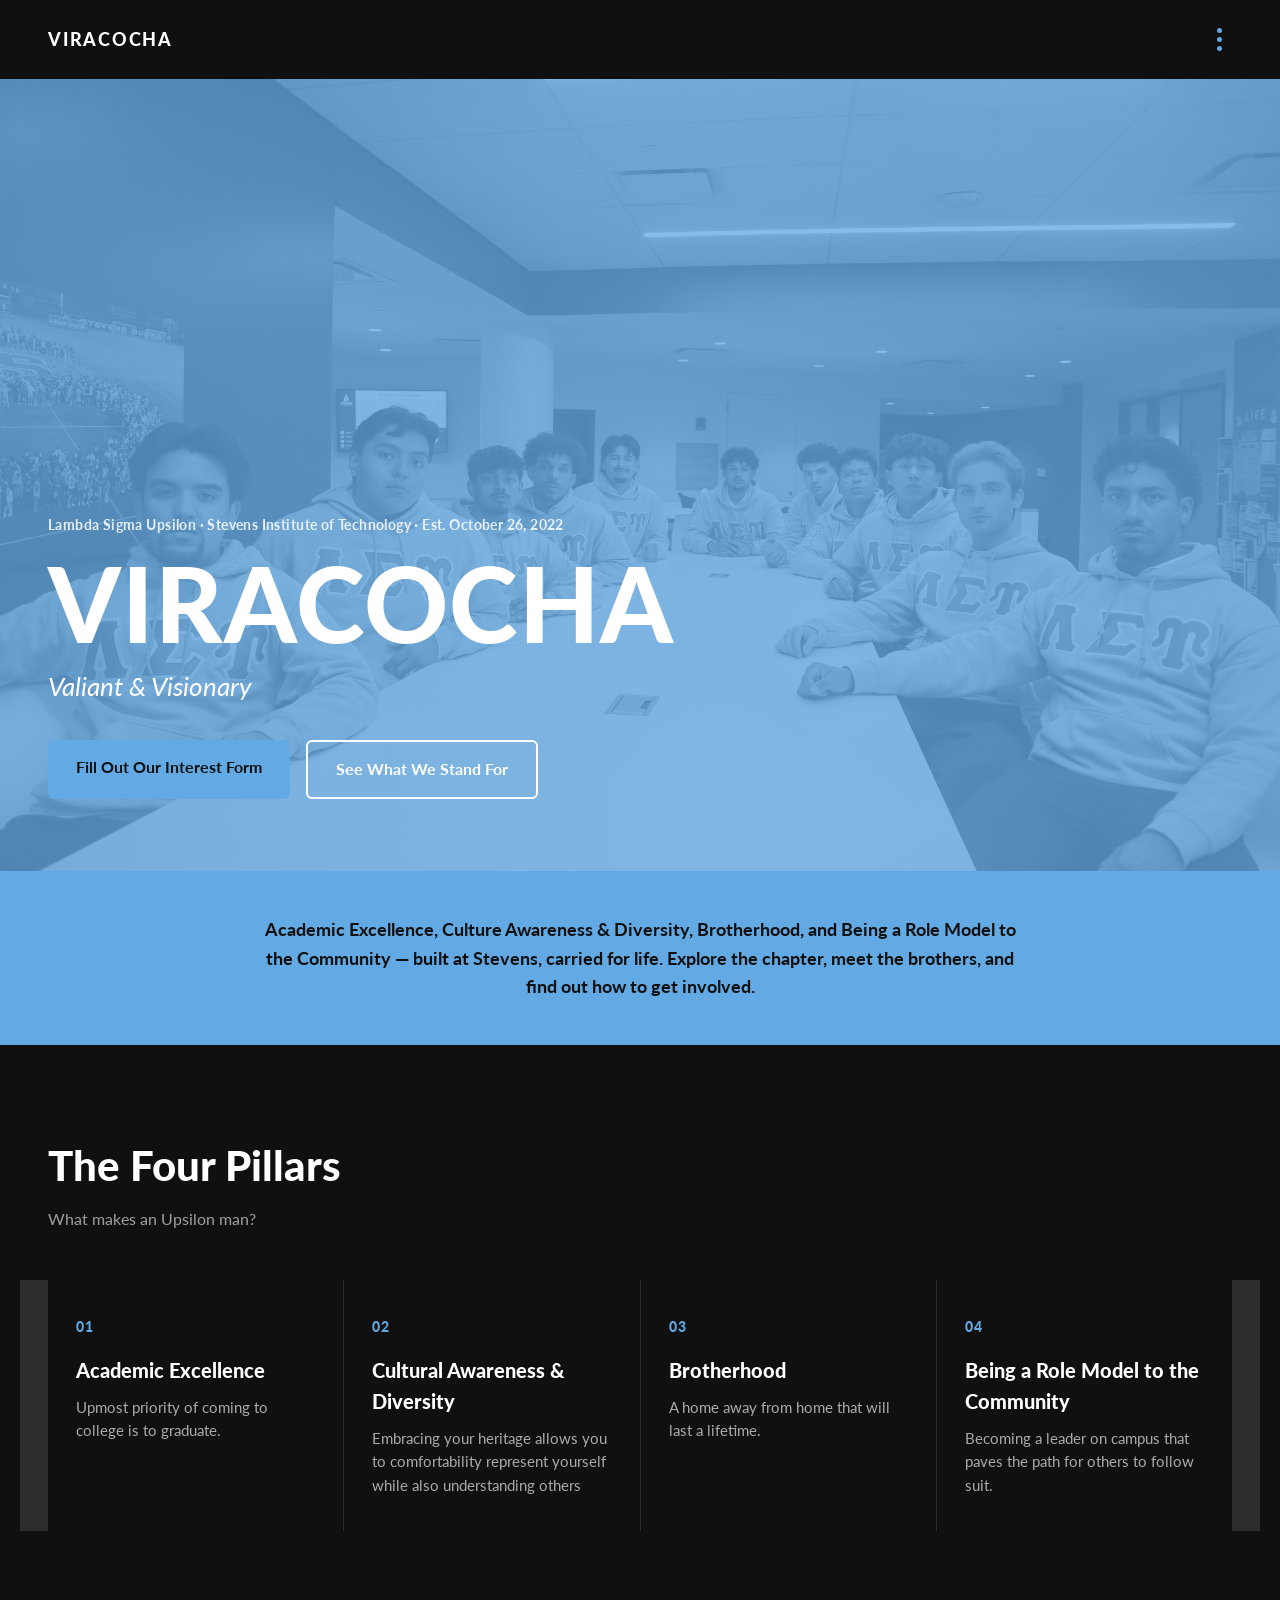
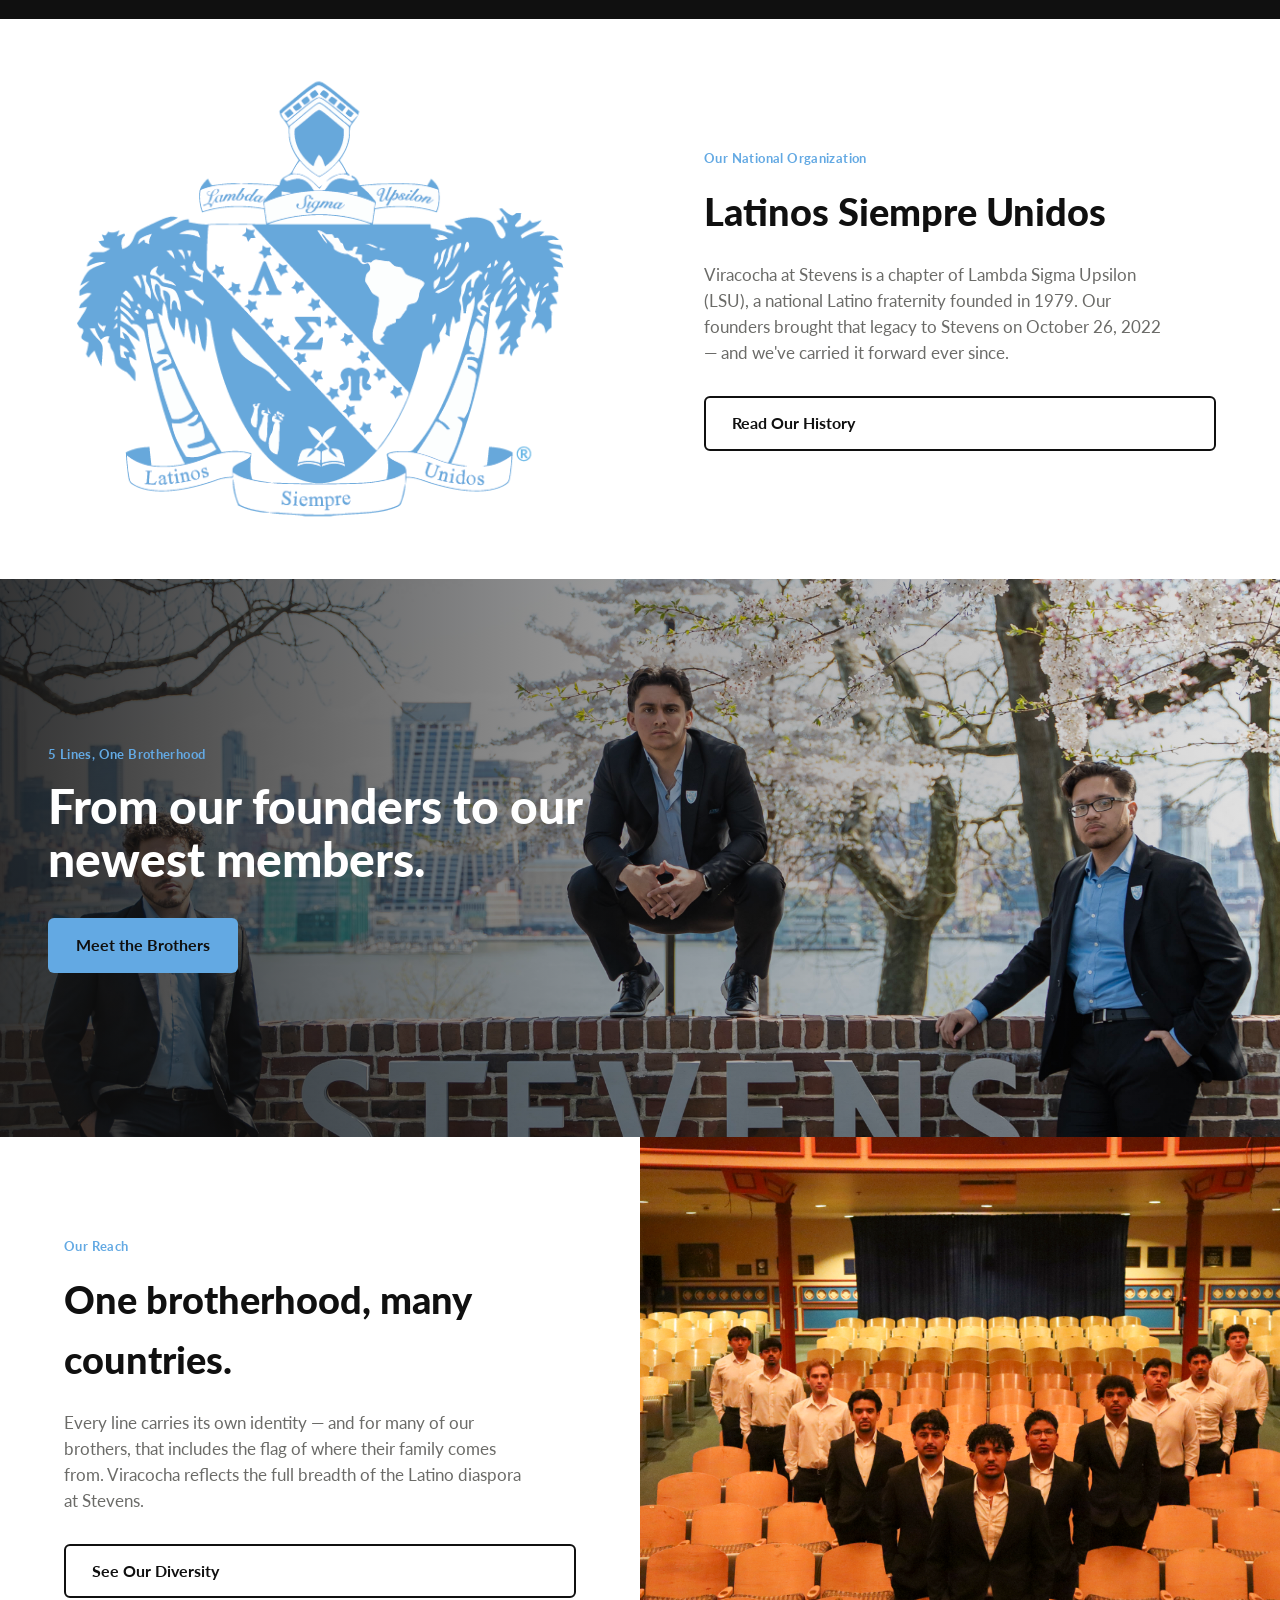
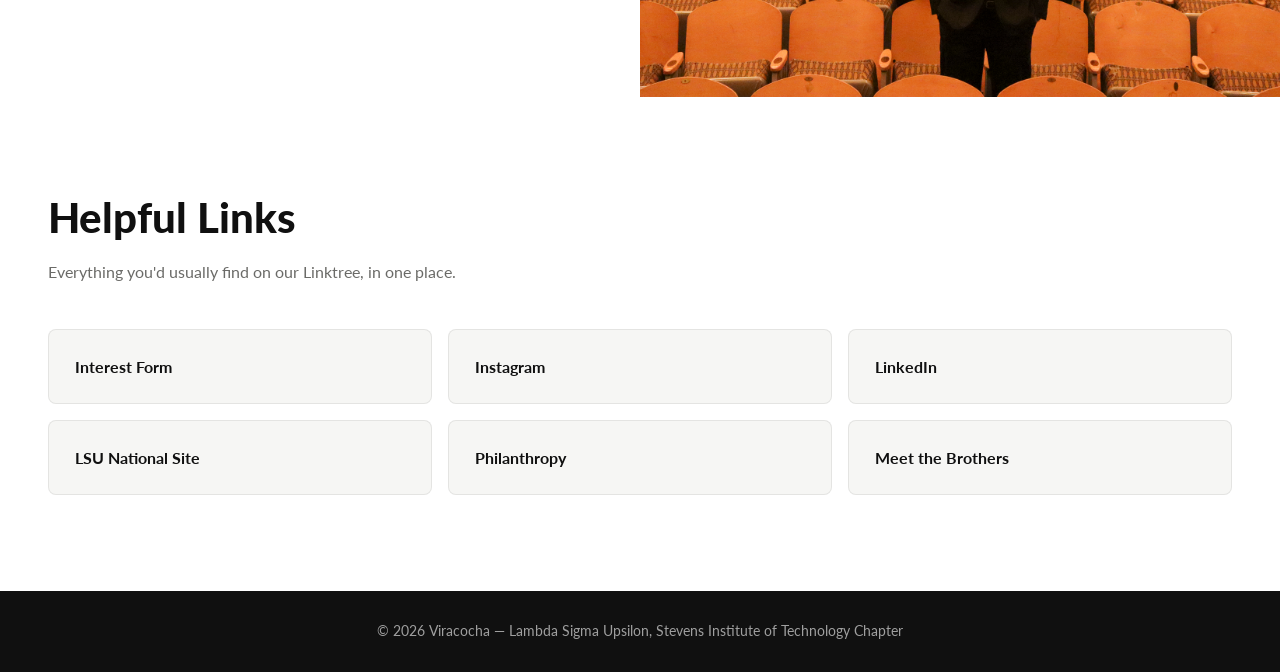
<file: index.html>
<!DOCTYPE html>
<!--
  VIRACOCHA — Home page (index.html)
  Static page: no build step. Styles live in style.css, the dropdown menu
  logic lives in script.js, and photos live in images/.

  Editing tips:
  - Use relative paths (images/x.jpg, history.html) so links keep working
    on GitHub Pages under /viracocha-website/.
  - Image filenames are case-sensitive on GitHub Pages (Founders.jpg, not founders.jpg).
  - Each section below is marked with a ===== comment. Its matching styles
    are under the same heading in style.css.
-->
<html lang="en">
<head>
  <meta charset="UTF-8" />
  <meta name="viewport" content="width=device-width, initial-scale=1.0" />
  <title>Viracocha | Lambda Sigma Upsilon — Stevens Chapter</title>
  <!-- Google Fonts: Lato is the only typeface on the site (see --font in style.css).
       The preconnect hints start the font connection early so text renders faster. -->
  <link rel="preconnect" href="https://fonts.googleapis.com" />
  <link rel="preconnect" href="https://fonts.gstatic.com" crossorigin />
  <link href="https://fonts.googleapis.com/css2?family=Lato:ital,wght@0,300;0,400;0,700;0,900;1,400;1,700&display=swap" rel="stylesheet" />
  <link rel="stylesheet" href="style.css" />
</head>
<body>

  <!-- ===== HEADER / NAV =====
       Sticky black bar with the brand name and a three-dot menu button.
       The button opens #dropdownMenu (logic in script.js). aria-controls and
       aria-expanded tell screen readers which menu it controls and whether it is open.
       Note: history.html, philanthropy.html, brotherhood.html, and resources.html
       are not built yet, so those links currently 404 (see issue #4 for Resources). -->
  <header class="site-header">
    <div class="header-inner">
      <a href="index.html" class="brand">VIRACOCHA</a>

      <button class="menu-toggle" id="menuToggle" aria-expanded="false" aria-controls="dropdownMenu" aria-label="Open menu">
        <span class="dot"></span>
        <span class="dot"></span>
        <span class="dot"></span>
      </button>

      <nav class="dropdown-menu" id="dropdownMenu">
        <a href="history.html">Viracocha History</a>
        <a href="philanthropy.html">Philanthropy</a>
        <a href="https://forms.gle/TBgwHyUu3YXj7ZSi6">Interested?</a>
        <a href="brotherhood.html">Brotherhood</a>
        <a href="resources.html">Resources</a>
      </nav>
    </div>
  </header>

  <main>
    <!-- ===== HERO — full bleed photo =====
         Four stacked layers, back to front:
           1. .hero-photo   — the background photo (converted to grayscale in CSS)
           2. .hero-duotone — baby-blue overlay that tints the photo
           3. .hero-scrim   — reserved for an extra darkening layer (no styles yet)
           4. .hero-content — the text and buttons
         To change the photo, edit the background-image URL on .hero-photo. -->
    <section class="hero">
        <div class="hero-photo" style="background-image: url('images/ucc2nd.jpeg');"></div>
        <div class="hero-duotone"></div>
        <div class="hero-scrim"></div>
        <div class="hero-content">
        <p class="hero-eyebrow">Lambda Sigma Upsilon &middot; Stevens Institute of Technology &middot; Est. October 26, 2022</p>
        <h1>VIRACOCHA</h1>
        <p class="hero-tagline">Valiant &amp; Visionary</p>
        <div class="hero-actions">
          <a href="https://forms.gle/TBgwHyUu3YXj7ZSi6" class="btn btn-primary">Fill Out Our Interest Form</a>
          <a href="#pillars" class="btn btn-ghost">See What We Stand For</a>
        </div>
      </div>
    </section>

    <!-- ===== WELCOME STRIP — baby blue =====
         Short intro paragraph that lists the four pillars in one sentence. -->
    <section class="welcome-strip">
      <p>
        Academic Excellence, Culture Awareness & Diversity, Brotherhood, and 
        Being a Role Model to the Community &mdash; built at Stevens,
        carried for life. Explore the chapter, meet the brothers, and find out
        how to get involved.
      </p>
    </section>

    <!-- ===== FOUR PILLARS — black band =====
         id="pillars" is the target of the hero's "See What We Stand For" button.
         Each .pillar-card has a number tag, title, and one-line description.
         The grid shows 4 columns on desktop, 2 on tablets, 1 on phones. -->
    <section class="pillars" id="pillars">
      <div class="section-head">
        <h2>The Four Pillars</h2>
        <p class="section-sub">What makes an Upsilon man?</p>
      </div>
      <div class="pillar-grid">
        <div class="pillar-card">
          <span class="pillar-tag">01</span>
          <h3>Academic Excellence</h3>
          <p>Upmost priority of coming to college is to graduate.</p>
        </div>
        <div class="pillar-card">
          <span class="pillar-tag">02</span>
          <h3>Cultural Awareness & Diversity</h3>
          <p>Embracing your heritage allows you to comfortability represent yourself while also understanding others</p>
        </div>
        <div class="pillar-card">
          <span class="pillar-tag">03</span>
          <h3>Brotherhood</h3>
          <p>A home away from home that will last a lifetime.</p>
        </div>
        <div class="pillar-card">
          <span class="pillar-tag">04</span>
          <h3>Being a Role Model to the Community</h3>
          <p>Becoming a leader on campus that paves the path for others to follow suit.</p>
        </div>
      </div>
    </section>

    <!-- ===== NATIONAL / LSU HISTORY — photo split =====
         Two-column layout: photo on the left, text on the right.
         Change the image through the background-image URL on .split-photo. -->
    <section class="split-section">
      <div class="split-photo" style="background-image: url('images/LSU_shield.png');"></div>
      <div class="split-text">
        <p class="section-eyebrow">Our National Organization</p>
        <h2>Latinos Siempre Unidos</h2>
        <p>
          Viracocha at Stevens is a chapter of Lambda Sigma Upsilon (LSU), a
          national Latino fraternity founded in 1979. Our founders brought
          that legacy to Stevens on October 26, 2022 &mdash; and we've carried
          it forward ever since.
        </p>
        <a href="history.html" class="btn btn-outline-black">Read Our History</a>
      </div>
    </section>

    <!-- ===== BROTHERHOOD TEASER — full bleed photo =====
         The photo is set on the section itself. .feature-scrim adds a dark
         left-to-right gradient so the white text stays readable over it. -->
    <section class="feature-photo" style="background-image: url('images/Founders.jpg');">
      <div class="feature-scrim"></div>
      <div class="feature-content">
        <p class="section-eyebrow section-eyebrow--light"> 5 Lines, One Brotherhood</p>
        <h2>From our founders to our newest members.</h2>
        <a href="brotherhood.html" class="btn btn-primary">Meet the Brothers</a>
      </div>
    </section>

    <!-- ===== DIVERSITY / REACH — photo split, reversed =====
         Same layout as the LSU section, but split-section--reverse puts the
         photo on the right. The HTML order stays photo-then-text. -->
    <section class="split-section split-section--reverse">
      <div class="split-photo" style="background-image: url('images/chapterpic.jpeg');"></div>
      <div class="split-text">
        <p class="section-eyebrow">Our Reach</p>
        <h2>One brotherhood, many countries.</h2>
        <p>
          Every line carries its own identity &mdash; and for many of our
          brothers, that includes the flag of where their family comes from.
          Viracocha reflects the full breadth of the Latino diaspora at Stevens.
        </p>
        <a href="brotherhood.html" class="btn btn-outline-black">See Our Diversity</a>
      </div>
    </section>

    <!-- ===== HELPFUL LINKS =====
         Replaces the chapter Linktree. Add a link by copying one <a class="link-card">.
         The LinkedIn card is a placeholder (href="#") until the chapter URL is added. -->
    <section class="links">
      <div class="section-head">
        <h2>Helpful Links</h2>
        <p class="section-sub">Everything you'd usually find on our Linktree, in one place.</p>
      </div>
      <div class="link-grid">
        <a href="https://forms.gle/TBgwHyUu3YXj7ZSi6" class="link-card">Interest Form</a>
        <a href="https://www.instagram.com/viracocha_lsu" class="link-card">Instagram</a>
        <a href="#" class="link-card">LinkedIn</a>
        <a href="https://www.lsu79.org/" class="link-card">LSU National Site</a>
        <a href="philanthropy.html" class="link-card">Philanthropy</a>
        <a href="brotherhood.html" class="link-card">Meet the Brothers</a>
      </div>
    </section>
  </main>

  <!-- ===== FOOTER =====
       Update the copyright year here each January. -->
  <footer class="site-footer">
    <p>&copy; 2026 Viracocha &mdash; Lambda Sigma Upsilon, Stevens Institute of Technology Chapter</p>
  </footer>

  <!-- Loaded last so the header elements exist before script.js looks them up. -->
  <script src="script.js"></script>
</body>
</html>
</file>
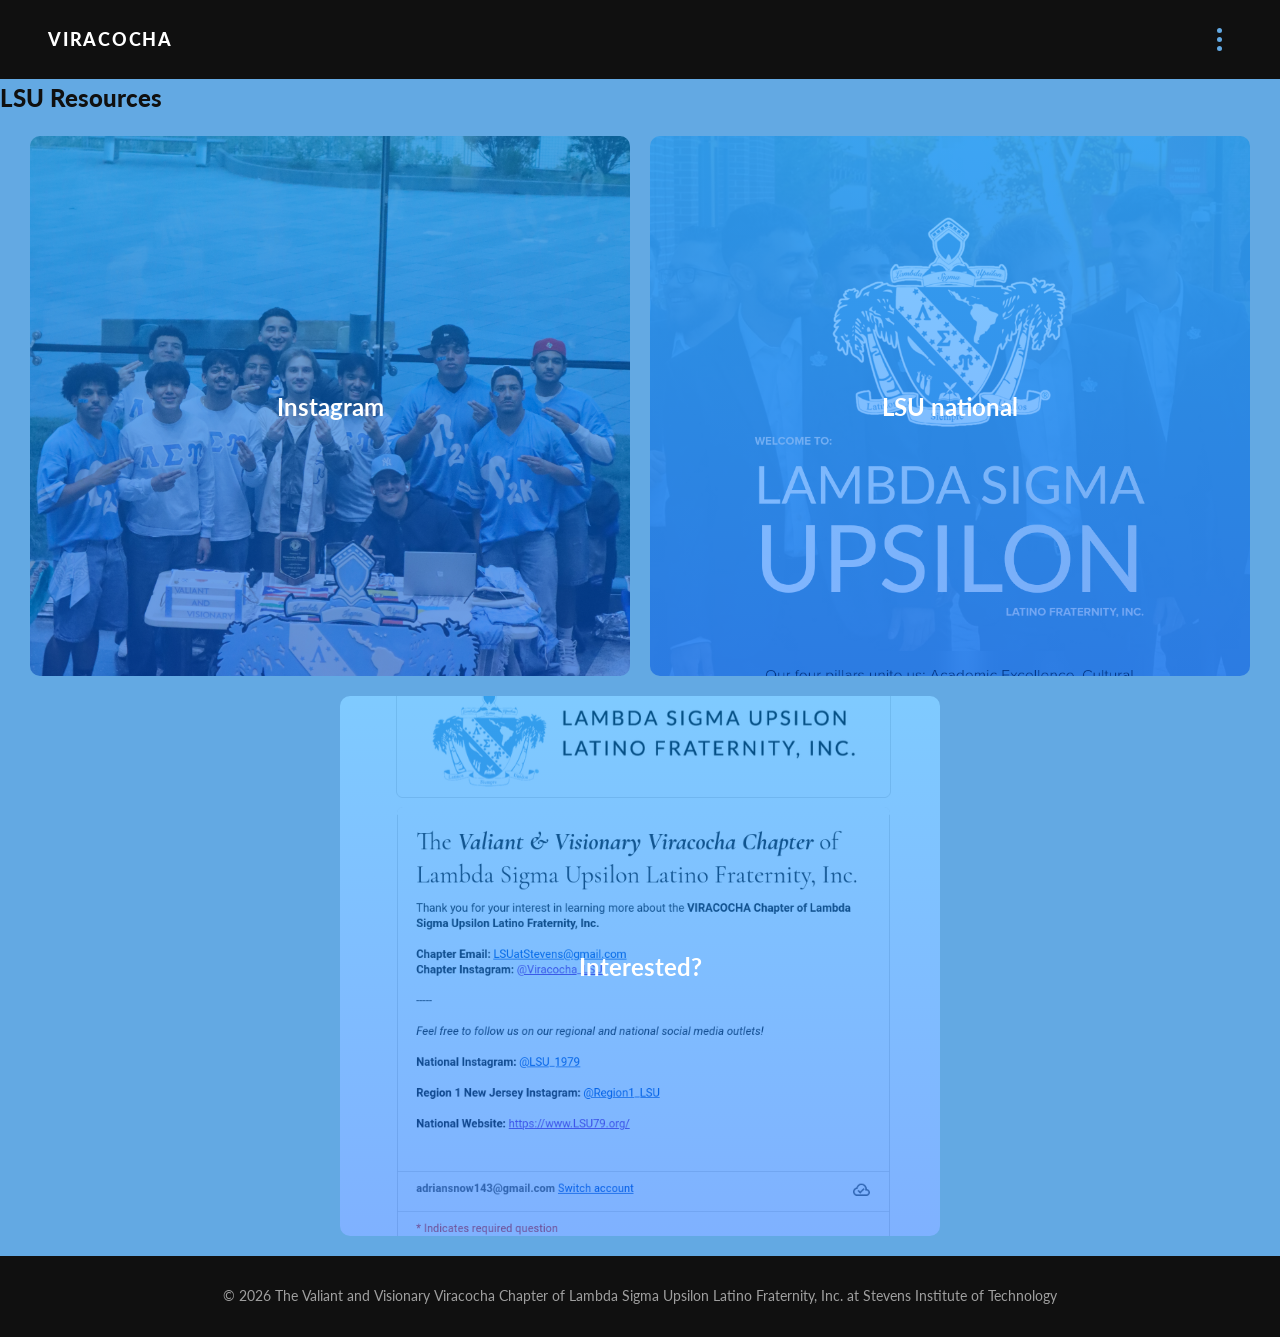
<file: resources.html>
<!DOCTYPE html>
<html lang="en">
<head>
  <meta charset="UTF-8" />
  <meta name="viewport" content="width=device-width, initial-scale=1.0" />
  <title>Viracocha Resources</title>
  <link rel="preconnect" href="https://fonts.googleapis.com" />
  <link rel="preconnect" href="https://fonts.gstatic.com" crossorigin />
  <link href="https://fonts.googleapis.com/css2?family=Lato:ital,wght@0,300;0,400;0,700;0,900;1,400;1,700&display=swap" rel="stylesheet" />
  <link rel="stylesheet" href="style.css" />
</head>
<body class="res-page">
      <!-- ===== HEADER / NAV ===== -->
  <header class="site-header">
    <div class="header-inner">
      <a href="index.html" class="brand">VIRACOCHA</a>

      <button class="menu-toggle" id="menuToggle" aria-expanded="false" aria-controls="dropdownMenu" aria-label="Open menu">
        <span class="dot"></span>
        <span class="dot"></span>
        <span class="dot"></span>
      </button>

      <nav class="dropdown-menu" id="dropdownMenu">
        <a href="history.html">Viracocha History</a>
        <a href="philanthropy.html">Philanthropy</a>
        <a href="https://forms.gle/TBgwHyUu3YXj7ZSi6">Interested?</a>
        <a href="brotherhood.html">Brotherhood</a>
        <a href="resources.html">Resources</a>
      </nav>
    </div>
  </header>

<main class="res-page">
    <section class="External-Sites">
      <h1>LSU Resources</h1>
        <div class="res-button-container">
            <a href="https://www.instagram.com/viracocha_lsu" class="instagram-button res-button"><span>Instagram</span></a>
            <a href="https://www.lsu79.org/" class="lsu-national-site-button res-button"><span>LSU national</span></a>
            <a href ="https://forms.gle/TBgwHyUu3YXj7ZSi6" class="interest-form-button res-button"><span>Interested?</span></a>
        </div>
    </section>
</main>

<footer class="site-footer">
    <p>&copy; 2026 The Valiant and Visionary Viracocha Chapter of Lambda Sigma Upsilon Latino Fraternity, Inc. at Stevens Institute of Technology</p>
</footer>

<script src="script.js"></script>
</body>
</html>
</file>
<file: style.css>
/* =========================================================
   VIRACOCHA — Brand tokens
   Baby blue + black + white, per actual chapter merch/crest.

   File layout: brand tokens and base resets first, then one
   block per page section in the same order as index.html,
   then responsive breakpoints at the bottom.

   Change a site-wide color or font here once; every rule
   uses these variables through var(--name).
   ========================================================= */
:root {
  --baby-blue: #63A9E3;
  --baby-blue-soft: #E8F2FB;   /* very light tint for subtle backgrounds */
  --black: #101010;
  --white: #FFFFFF;
  --off-white: #F6F6F4;
  --gray: #6B6B68;

  --font: 'Lato', Arial, sans-serif;
}

/* ----- Base resets -----
   border-box makes padding count inside an element's width.
   Smooth scrolling animates in-page links like #pillars.
   Default margins are removed so spacing is set per section. */
* { box-sizing: border-box; }
html { scroll-behavior: smooth; }

body {
  margin: 0;
  font-family: var(--font);
  background-color: var(--white);
  color: var(--black);
  line-height: 1.55;
}

h1, h2, h3 {
  font-family: var(--font);
  font-weight: 900;
  margin: 0;
}

p { margin: 0; }
a { color: inherit; text-decoration: none; }

/* =========================================================
   HEADER / NAV — solid black bar that sticks to the top
   while scrolling (position: sticky). z-index keeps it
   above the hero photo and other sections.
   ========================================================= */
.site-header {
  position: sticky;
  top: 0;
  z-index: 50;
  background-color: var(--black);
}

.header-inner {
  max-width: 1240px;
  margin: 0 auto;
  padding: 18px 28px;
  display: flex;
  align-items: center;
  justify-content: space-between;
  position: relative;
}

.brand {
  color: var(--white);
  font-weight: 900;
  font-size: 1.1rem;
  letter-spacing: 0.1em;
}

.menu-toggle {
  background: none;
  border: none;
  cursor: pointer;
  padding: 10px;
  display: flex;
  flex-direction: column;
  gap: 4px;
}

.menu-toggle .dot {
  width: 5px;
  height: 5px;
  border-radius: 50%;
  background-color: var(--baby-blue);
  display: block;
}

/* Hidden by default: invisible, nudged up 8px, and not clickable.
   script.js adds .open to fade and slide it into place.
   Opacity is used instead of display:none so the transition can animate. */
.dropdown-menu {
  position: absolute;
  top: calc(100% + 8px);
  right: 28px;
  background-color: var(--white);
  border-radius: 10px;
  box-shadow: 0 16px 32px rgba(0, 0, 0, 0.25);
  padding: 8px;
  display: flex;
  flex-direction: column;
  min-width: 210px;
  opacity: 0;
  transform: translateY(-8px);
  pointer-events: none;
  transition: opacity 0.18s ease, transform 0.18s ease;
}

.dropdown-menu.open {
  opacity: 1;
  transform: translateY(0);
  pointer-events: auto;
}

.dropdown-menu a {
  padding: 11px 14px;
  border-radius: 6px;
  color: var(--black);
  font-weight: 700;
  font-size: 0.95rem;
}

.dropdown-menu a:hover { background-color: var(--baby-blue-soft); }

/* =========================================================
   HERO — full bleed photo
   ========================================================= */
.hero {
  position: relative;
  min-height: 88vh;
  background-size: cover;
  background-position: center 30%;
  display: flex;
  align-items: flex-end;
}

/* Photo layer: grayscale so the blue duotone layer tints it evenly. */
.hero-photo {
  position: absolute;
  inset: 0;
  background-size: cover;
  background-position: center 30%;
  filter: grayscale(1) contrast(1.05);
}

/* Blue layer on top of the gray photo. Raise or lower opacity
   to show less or more of the photo underneath. */
.hero-duotone {
  position: absolute;
  inset: 0;
  background-color: var(--baby-blue);
  opacity: 0.78;
}

.hero-content {
  position: relative;
  z-index: 2;
  max-width: 1240px;
  margin: 0 auto;
  width: 100%;
  padding: 0 28px 72px;
  color: var(--white);
}

.hero-eyebrow {
  font-weight: 700;
  font-size: 0.85rem;
  letter-spacing: 0.03em;
  opacity: 0.85;
  margin-bottom: 18px;
}

/* clamp(min, preferred, max) scales text with the screen width
   (vw) but never smaller than min or larger than max. */
.hero h1 {
  font-size: clamp(3.2rem, 9vw, 6.5rem);
  line-height: 0.95;
  letter-spacing: 0.01em;
}

.hero-tagline {
  font-style: italic;
  font-weight: 400;
  font-size: clamp(1.2rem, 2.4vw, 1.6rem);
  color: var(--white);
  margin-top: 14px;
  margin-bottom: 34px;
}

.hero-actions {
  display: flex;
  gap: 16px;
  flex-wrap: wrap;
}

/* ----- Buttons -----
   .btn is the shared base. Add one variant:
   .btn-primary (blue fill), .btn-ghost (white outline for dark/photo
   backgrounds), or .btn-outline-black (black outline for light backgrounds). */
.btn {
  display: inline-block;
  padding: 15px 28px;
  border-radius: 6px;
  font-weight: 700;
  font-size: 1rem;
  transition: transform 0.15s ease, background-color 0.15s ease, color 0.15s ease;
}

.btn-primary {
  background-color: var(--baby-blue);
  color: var(--black);
}
.btn-primary:hover { transform: translateY(-2px); }

.btn-ghost {
  border: 2px solid var(--white);
  color: var(--white);
}
.btn-ghost:hover { background-color: var(--white); color: var(--black); }

.btn-outline-black {
  border: 2px solid var(--black);
  color: var(--black);
  padding: 13px 26px;
  border-radius: 6px;
  font-weight: 700;
  display: inline-block;
}
.btn-outline-black:hover { background-color: var(--black); color: var(--white); }

/* =========================================================
   WELCOME STRIP — baby blue
   ========================================================= */
.welcome-strip {
  background-color: var(--baby-blue);
  padding: 44px 28px;
}
.welcome-strip p {
  max-width: 760px;
  margin: 0 auto;
  text-align: center;
  font-size: 1.15rem;
  font-weight: 700;
  color: var(--black);
}

/* =========================================================
   SECTION HEAD — shared label style
   ========================================================= */
.section-head { max-width: 1240px; margin: 0 auto; padding: 0 28px; }
.section-eyebrow {
  font-weight: 700;
  font-size: 0.82rem;
  letter-spacing: 0.03em;
  color: var(--baby-blue);
  margin-bottom: 14px;
}
.section-eyebrow--light { color: var(--baby-blue); }
.section-sub {
  margin-top: 10px;
  color: var(--gray);
  max-width: 560px;
}

/* =========================================================
   FOUR PILLARS — black band
   ========================================================= */
.pillars {
  background-color: var(--black);
  color: var(--white);
  padding: 88px 0;
}
.pillars h2 { font-size: clamp(1.9rem, 3.4vw, 2.6rem); }
.pillars .section-sub { color: rgba(255,255,255,0.6); }

/* The thin divider lines between cards are a trick: the grid has a
   faint white background and a 1px gap, and each card is solid black,
   so the background only shows through the gaps. */
.pillar-grid {
  margin-top: 48px;
  max-width: 1240px;
  padding: 0 28px;
  margin-left: auto;
  margin-right: auto;
  display: grid;
  grid-template-columns: repeat(4, 1fr);
  gap: 1px;
  background-color: rgba(255,255,255,0.12);
}

.pillar-card {
  background-color: var(--black);
  padding: 34px 28px;
}

.pillar-tag {
  font-weight: 900;
  font-size: 0.85rem;
  color: var(--baby-blue);
  letter-spacing: 0.08em;
}

.pillar-card h3 {
  margin-top: 16px;
  margin-bottom: 10px;
  font-size: 1.25rem;
  color: var(--white);
}

.pillar-card p {
  font-size: 0.95rem;
  color: rgba(255,255,255,0.65);
}

/* =========================================================
   SPLIT SECTION — photo + text
   ========================================================= */
.split-section {
  display: grid;
  grid-template-columns: 1fr 1fr;
  min-height: 560px;
}

/* Reverse variant: flipping the grid direction to right-to-left
   swaps the photo to the right. Children are set back to
   left-to-right so the text itself still reads normally. */
.split-section--reverse { direction: rtl; }
.split-section--reverse > * { direction: ltr; }

.split-photo {
  background-size: cover;
  background-position: center;
}

.split-text {
  display: flex;
  flex-direction: column;
  justify-content: center;
  padding: 72px 64px;
}

.split-text h2 {
  font-size: clamp(1.8rem, 3vw, 2.5rem);
  margin-bottom: 20px;
}

/* Body text only. The eyebrow label keeps its own blue style. */
.split-text p:not(.section-eyebrow) {
  color: var(--gray);
  font-size: 1.05rem;
  max-width: 460px;
  margin-bottom: 30px;
}

/* =========================================================
   FEATURE PHOTO — full bleed with centered overlay text
   ========================================================= */
.feature-photo {
  position: relative;
  min-height: 62vh;
  background-size: cover;
  background-position: center 40%;
  display: flex;
  align-items: center;
}

/* Dark on the left, fading to clear on the right, so the text
   (aligned left) is readable while the photo stays visible. */
.feature-scrim {
  position: absolute;
  inset: 0;
  background: linear-gradient(90deg, rgba(16,16,16,0.85) 0%, rgba(16,16,16,0.35) 55%, rgba(16,16,16,0.1) 100%);
}

.feature-content {
  position: relative;
  z-index: 2;
  max-width: 1240px;
  margin: 0 auto;
  width: 100%;
  padding: 0 28px;
  color: var(--white);
}

.feature-content h2 {
  font-size: clamp(2rem, 4vw, 3rem);
  max-width: 620px;
  margin: 16px 0 32px;
  line-height: 1.1;
}

/* =========================================================
   HELPFUL LINKS
   ========================================================= */
.links {
  padding: 88px 0 96px;
}
.links h2 { font-size: clamp(1.9rem, 3.4vw, 2.6rem); }

.link-grid {
  margin-top: 44px;
  max-width: 1240px;
  padding: 0 28px;
  margin-left: auto;
  margin-right: auto;
  display: grid;
  grid-template-columns: repeat(3, 1fr);
  gap: 16px;
}

.link-card {
  background-color: var(--off-white);
  border: 1px solid rgba(16,16,16,0.08);
  border-radius: 8px;
  padding: 24px 26px;
  font-weight: 700;
  font-size: 1.02rem;
  transition: transform 0.15s ease, background-color 0.15s ease, border-color 0.15s ease;
}

.link-card:hover {
  background-color: var(--baby-blue-soft);
  border-color: var(--baby-blue);
  transform: translateY(-2px);
}

/* =========================================================
   FOOTER
   ========================================================= */
.site-footer {
  background-color: var(--black);
  color: rgba(255,255,255,0.6);
  text-align: center;
  padding: 30px 28px;
  font-size: 0.85rem;
}

/* =========================================================
   RESPONSIVE
   ========================================================= */
/* Tablets and small laptops: 2-column grids, and split sections
   stack with the photo on top of the text. */
@media (max-width: 900px) {
  .pillar-grid { grid-template-columns: repeat(2, 1fr); }
  .link-grid { grid-template-columns: repeat(2, 1fr); }
  .split-section, .split-section--reverse { grid-template-columns: 1fr; direction: ltr; }
  .split-photo { min-height: 320px; }
  .split-text { padding: 56px 28px; }
}

/* Phones: everything goes to a single column. */
@media (max-width: 560px) {
  .pillar-grid { grid-template-columns: 1fr; }
  .link-grid { grid-template-columns: 1fr; }
  .hero-content { padding-bottom: 48px; }
  .hero { min-height: 92vh; }
}

/* Accessibility: turn off animations for visitors who asked their
   device to reduce motion. */
@media (prefers-reduced-motion: reduce) {
  * { transition: none !important; scroll-behavior: auto !important; }
}

/* =========================================================
   RESOURCES
   ========================================================= */
.res-page{
  background-color: #63A9E3;
}

.res-button-container {
  display:flex;
  justify-content:center;
  flex-wrap: wrap;
  gap:20px;
  padding-top: 20px;
  padding-bottom: 20px;

}

.res-button{
    display: flex;
    justify-content: center;
    align-items: center;

    width: 600px;
    height: 540px;
    border-radius: 10px;
    background-size: cover;
    background-position: center;
    box-shadow: 10px 10px, black;

    color: white;
    font-size: 24px;
    font-weight: bold;
    text-decoration: none;

    transition: transform 0.3s ease;
}

.res-button:hover{
  transform:scale(1.05);
}

.instagram-button{
  background-image: linear-gradient(rgba(0, 150, 255, 0.5),rgba(0, 100, 255, 0.5)), url("images/storm_castle.JPG");
}

.lsu-national-site-button{
  background-image: linear-gradient(rgba(0, 150, 255, 0.5),rgba(0, 100, 255, 0.5)), url("images/WebsitePic.png");
}

.interest-form-button{
  background-image: linear-gradient(rgba(0, 150, 255, 0.5),rgba(0, 100, 255, 0.5)), url("images/InterestFormPic.png");
}
</file>
